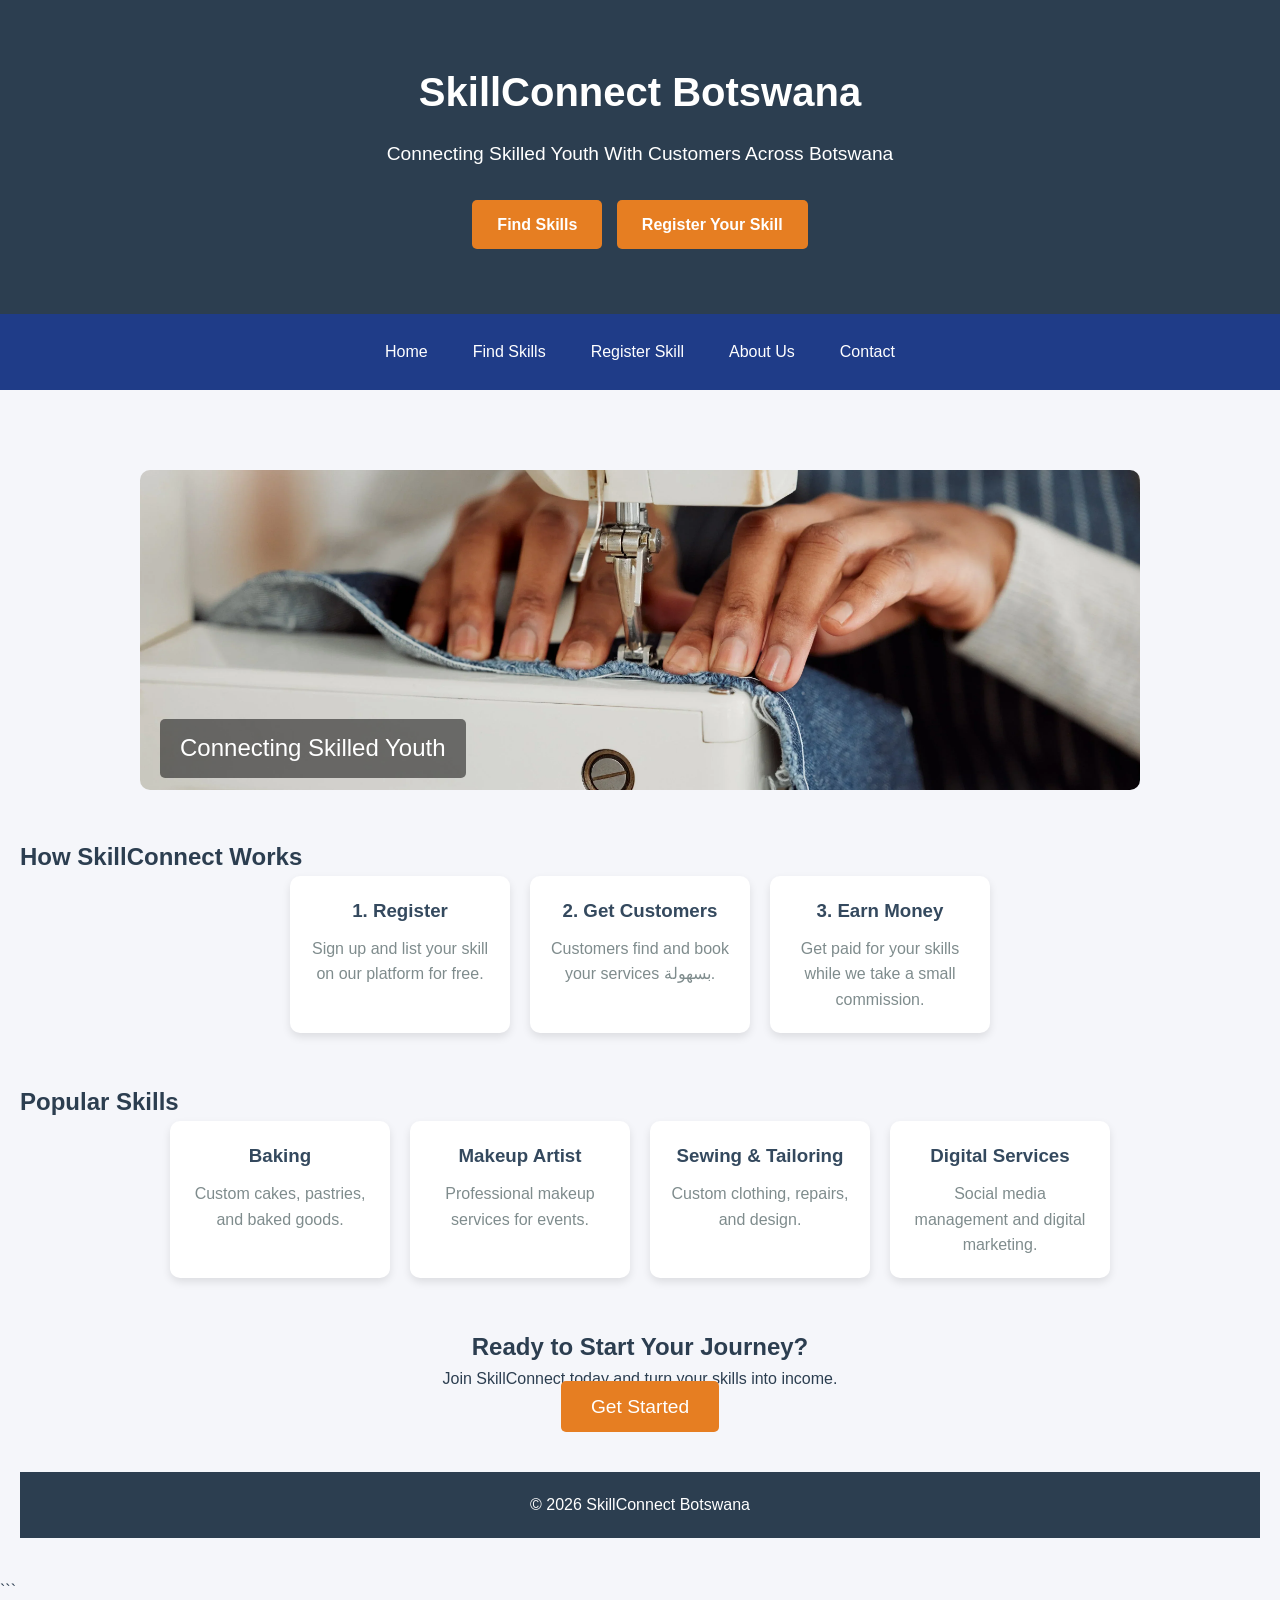
<file: index.html>
<!DOCTYPE html>
<html lang="en">
<head>
<meta charset="UTF-8">
<meta name="viewport" content="width=device-width, initial-scale=1.0">
<title>SkillConnect Botswana</title>
<link rel="stylesheet" href="styles.css">
</head>

<body>

<!-- HERO SECTION -->
<header class="hero">
    <div class="overlay">
        <h1>SkillConnect Botswana</h1>
        <p>Connecting Skilled Youth With Customers Across Botswana</p>

        <div class="hero-buttons">
            <a href="services.html" class="btn">Find Skills</a>
            <a href="register.html" class="btn">Register Your Skill</a>
        </div>
    </div>
</header>

<!-- NAVIGATION -->
<nav>
<ul>
<li><a href="index.html">Home</a></li>
<li><a href="services.html">Find Skills</a></li>
<li><a href="register.html">Register Skill</a></li>
<li><a href="about.html">About Us</a></li>
<li><a href="contact.html">Contact</a></li>
</ul>
</nav>


<main>

<!-- SLIDESHOW -->
<section class="slideshow-container">

<div class="slide fade">
<img src="images/sewing.webp">
<div class="caption">Connecting Skilled Youth</div>
</div>

<div class="slide fade">
<img src="images/sekele.avif">
<div class="caption">Promoting Entrepreneurship</div>
</div>

<div class="slide fade">
<img src="images/pexels.webp">
<div class="caption">Turn Your Skill Into Income</div>
</div>

</section>


<!-- HOW IT WORKS -->
<section class="how-it-works">
<h2>How SkillConnect Works</h2>

<div class="cards">

<div class="card">
<h3>1. Register</h3>
<p>Sign up and list your skill on our platform for free.</p>
</div>

<div class="card">
<h3>2. Get Customers</h3>
<p>Customers find and book your services بسهولة.</p>
</div>

<div class="card">
<h3>3. Earn Money</h3>
<p>Get paid for your skills while we take a small commission.</p>
</div>

</div>
</section>


<!-- FEATURED SERVICES -->
<section class="featured-services">
<h2>Popular Skills</h2>

<div class="cards">

<div class="card">
<h3>Baking</h3>
<p>Custom cakes, pastries, and baked goods.</p>
</div>

<div class="card">
<h3>Makeup Artist</h3>
<p>Professional makeup services for events.</p>
</div>

<div class="card">
<h3>Sewing & Tailoring</h3>
<p>Custom clothing, repairs, and design.</p>
</div>

<div class="card">
<h3>Digital Services</h3>
<p>Social media management and digital marketing.</p>
</div>

</div>
</section>


<!-- CALL TO ACTION -->
<section class="cta">
<h2>Ready to Start Your Journey?</h2>
<p>Join SkillConnect today and turn your skills into income.</p>
<a href="register.html" class="btn">Get Started</a>
</section>

<footer>
<p>© 2026 SkillConnect Botswana</p>
</footer>

</main>


<!-- SLIDESHOW SCRIPT -->
<script>
let slideIndex = 0;

showSlides();

function showSlides(){
let slides = document.getElementsByClassName("slide");

for(let i = 0; i < slides.length; i++){
slides[i].style.display = "none";
}

slideIndex++;

if(slideIndex > slides.length){
slideIndex = 1;
}

slides[slideIndex-1].style.display = "block";

setTimeout(showSlides, 3000);
}
</script>

</body>
</html>
```
</file>
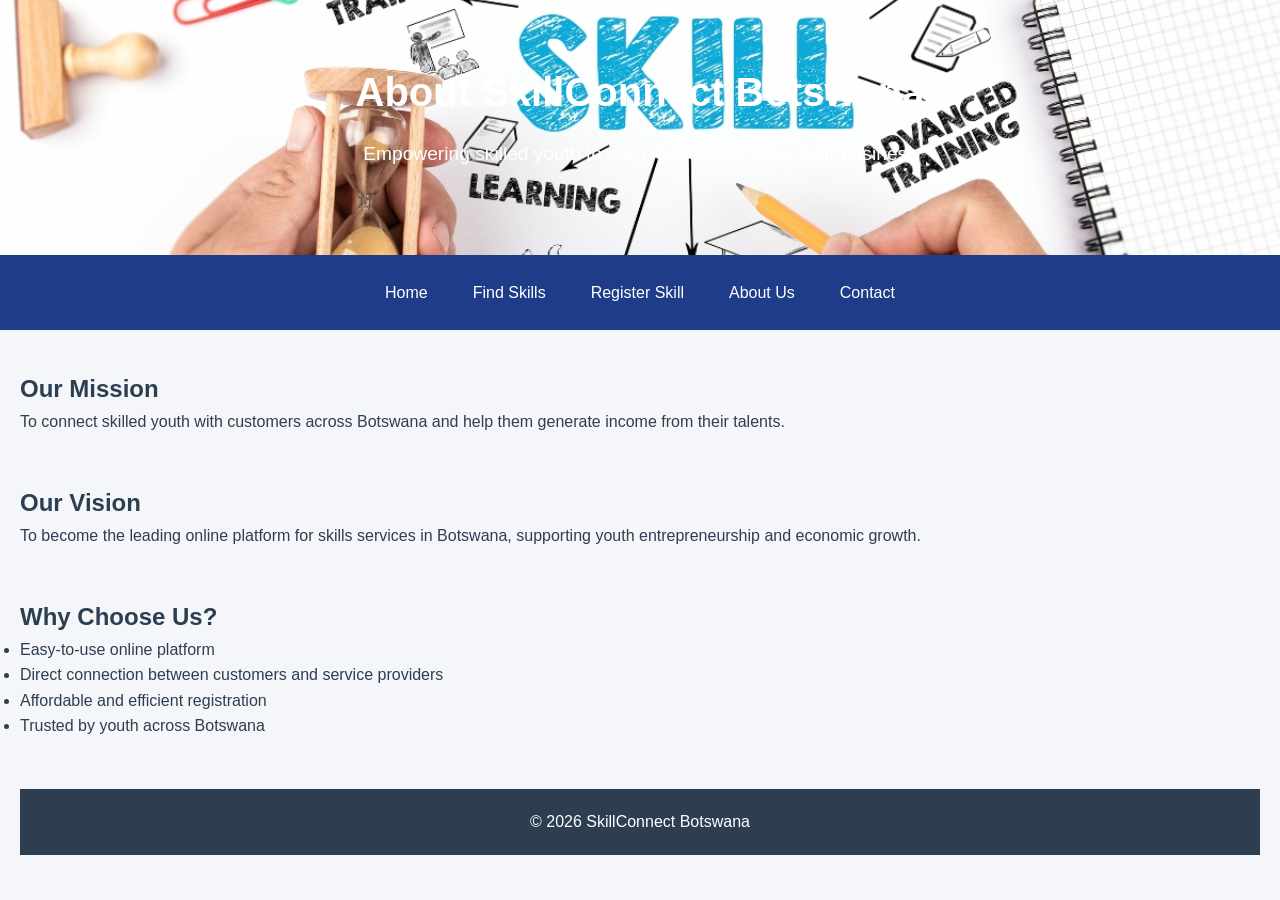
<file: about.html>
<!DOCTYPE html>
<html lang="en">
<head>
<meta charset="UTF-8">
<meta name="viewport" content="width=device-width, initial-scale=1.0">
<title>About Us | SkillConnect Botswana</title>
<link rel="stylesheet" href="styles.css">
</head>
<body>

<header style="background: url('images/quality.pic\ of\ skill.jpg') no-repeat center center/cover; color:white;">
<h1>About SkillConnect Botswana</h1>
<p>Empowering skilled youth to earn money and grow their business</p>
</header>

<nav>
<ul>
<li><a href="index.html">Home</a></li>
<li><a href="services.html">Find Skills</a></li>
<li><a href="register.html">Register Skill</a></li>
<li><a href="about.html">About Us</a></li>
<li><a href="contact.html">Contact</a></li>
</ul>
</nav>

<main>

<section>
<h2>Our Mission</h2>
<p>To connect skilled youth with customers across Botswana and help them generate income from their talents.</p>
</section>

<section>
<h2>Our Vision</h2>
<p>To become the leading online platform for skills services in Botswana, supporting youth entrepreneurship and economic growth.</p>
</section>

<section>
<h2>Why Choose Us?</h2>
<ul>
<li>Easy-to-use online platform</li>
<li>Direct connection between customers and service providers</li>
<li>Affordable and efficient registration</li>
<li>Trusted by youth across Botswana</li>
</ul>
</section>

<footer>
<p>© 2026 SkillConnect Botswana</p>
</footer>

</main>
</body>
</html>
</file>
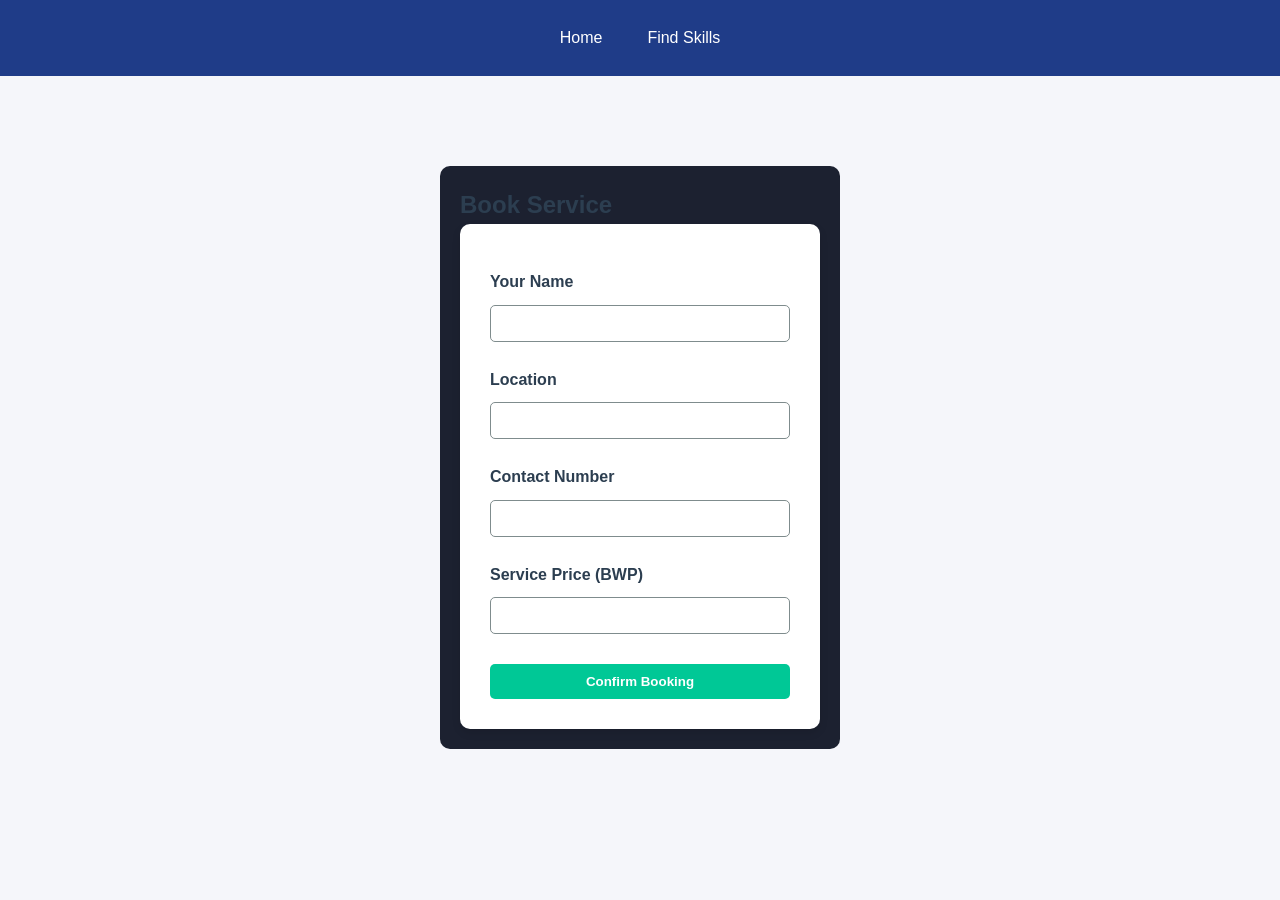
<file: booking.html>
<!DOCTYPE html>
<html lang="en">
<head>
<meta charset="UTF-8">
<meta name="viewport" content="width=device-width, initial-scale=1.0">
<title>Book Service</title>
<link rel="stylesheet" href="styles.css">
</head>

<body>

<nav>
<ul>
<li><a href="index.html">Home</a></li>
<li><a href="services.html">Find Skills</a></li>
</ul>
</nav>

<main>

<section class="booking-form">

<h2>Book Service</h2>

<p id="selectedSkill"></p>

<form onsubmit="processBooking(event)">

<label>Your Name</label>
<input type="text" required>

<label>Location</label>
<input type="text" required>

<label>Contact Number</label>
<input type="text" required>

<label>Service Price (BWP)</label>
<input type="number" id="price" required>

<p id="total"></p>

<button type="submit">Confirm Booking</button>

</form>

</section>

</main>

<script src="script.js"></script>

</body>
</html>
</file>
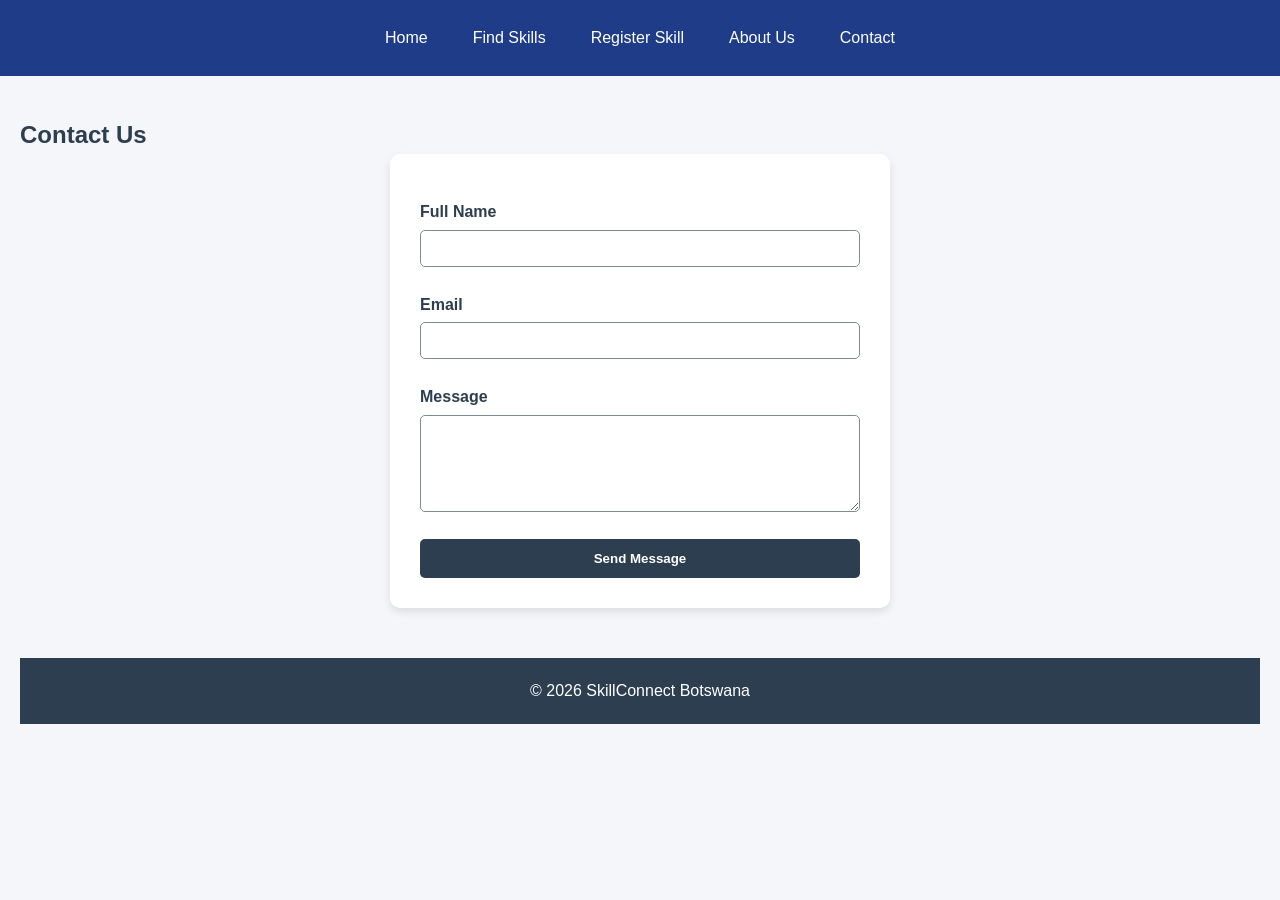
<file: contact.html>
<!DOCTYPE html>
<html lang="en">
<head>
<meta charset="UTF-8">
<meta name="viewport" content="width=device-width, initial-scale=1.0">
<title>Contact Us | SkillConnect Botswana</title>
<link rel="stylesheet" href="styles.css">
</head>
<body>

<nav>
<ul>
<li><a href="index.html">Home</a></li>
<li><a href="services.html">Find Skills</a></li>
<li><a href="register.html">Register Skill</a></li>
<li><a href="about.html">About Us</a></li>
<li><a href="contact.html">Contact</a></li>
</ul>
</nav>

<main>
<section class="contact-form">
<h2>Contact Us</h2>
<form>
<label for="name">Full Name</label>
<input type="text" id="name" name="name" required>

<label for="email">Email</label>
<input type="email" id="email" name="email" required>

<label for="message">Message</label>
<textarea id="message" name="message" rows="5" required></textarea>

<button type="submit">Send Message</button>
</form>
</section>

<footer>
<p>© 2026 SkillConnect Botswana</p>
</footer>

</main>
</body>
</html>
</file>
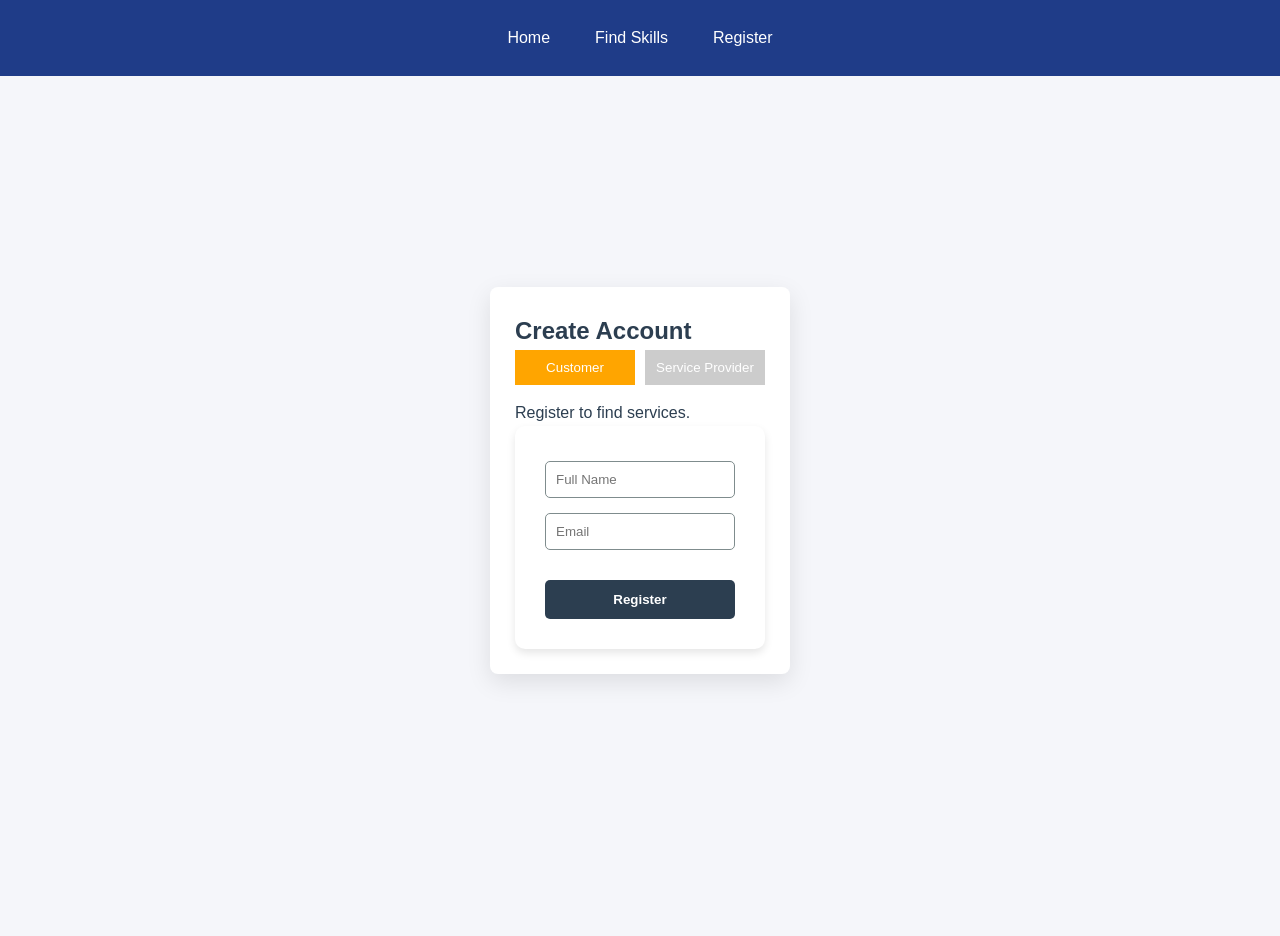
<file: register.html>
<!DOCTYPE html>
<html lang="en">
<head>
<meta charset="UTF-8">
<meta name="viewport" content="width=device-width, initial-scale=1.0">
<title>Register | SkillConnect Botswana</title>
<link rel="stylesheet" href="styles.css">
</head>

<body>

<nav>
<ul>
<li><a href="index.html">Home</a></li>
<li><a href="services.html">Find Skills</a></li>
<li><a href="register.html">Register</a></li>
</ul>
</nav>

<section class="register-container">

<div class="register-box">

<h2>Create Account</h2>

<!-- USER TYPE -->
<div class="user-type">
<button type="button" id="customerBtn" onclick="selectUser('customer')" class="active">
Customer
</button>

<button type="button" id="providerBtn" onclick="selectUser('provider')">
Service Provider
</button>
</div>

<p id="info">Register to find services.</p>

<form onsubmit="handleRegister(event)">

<input type="text" id="name" placeholder="Full Name" required>

<input type="email" id="email" placeholder="Email" required>

<!-- ONLY FOR PROVIDERS -->
<div id="providerFields" style="display:none;">

<input type="text" id="skill" placeholder="Your Skill (e.g Baking)" required>

<input type="number" id="price" placeholder="Service Price (BWP)" required>


</div>

<button type="submit">Register</button>

</form>

</div>

</section>

<script src="script.js"></script>

</body>
</html>
</file>
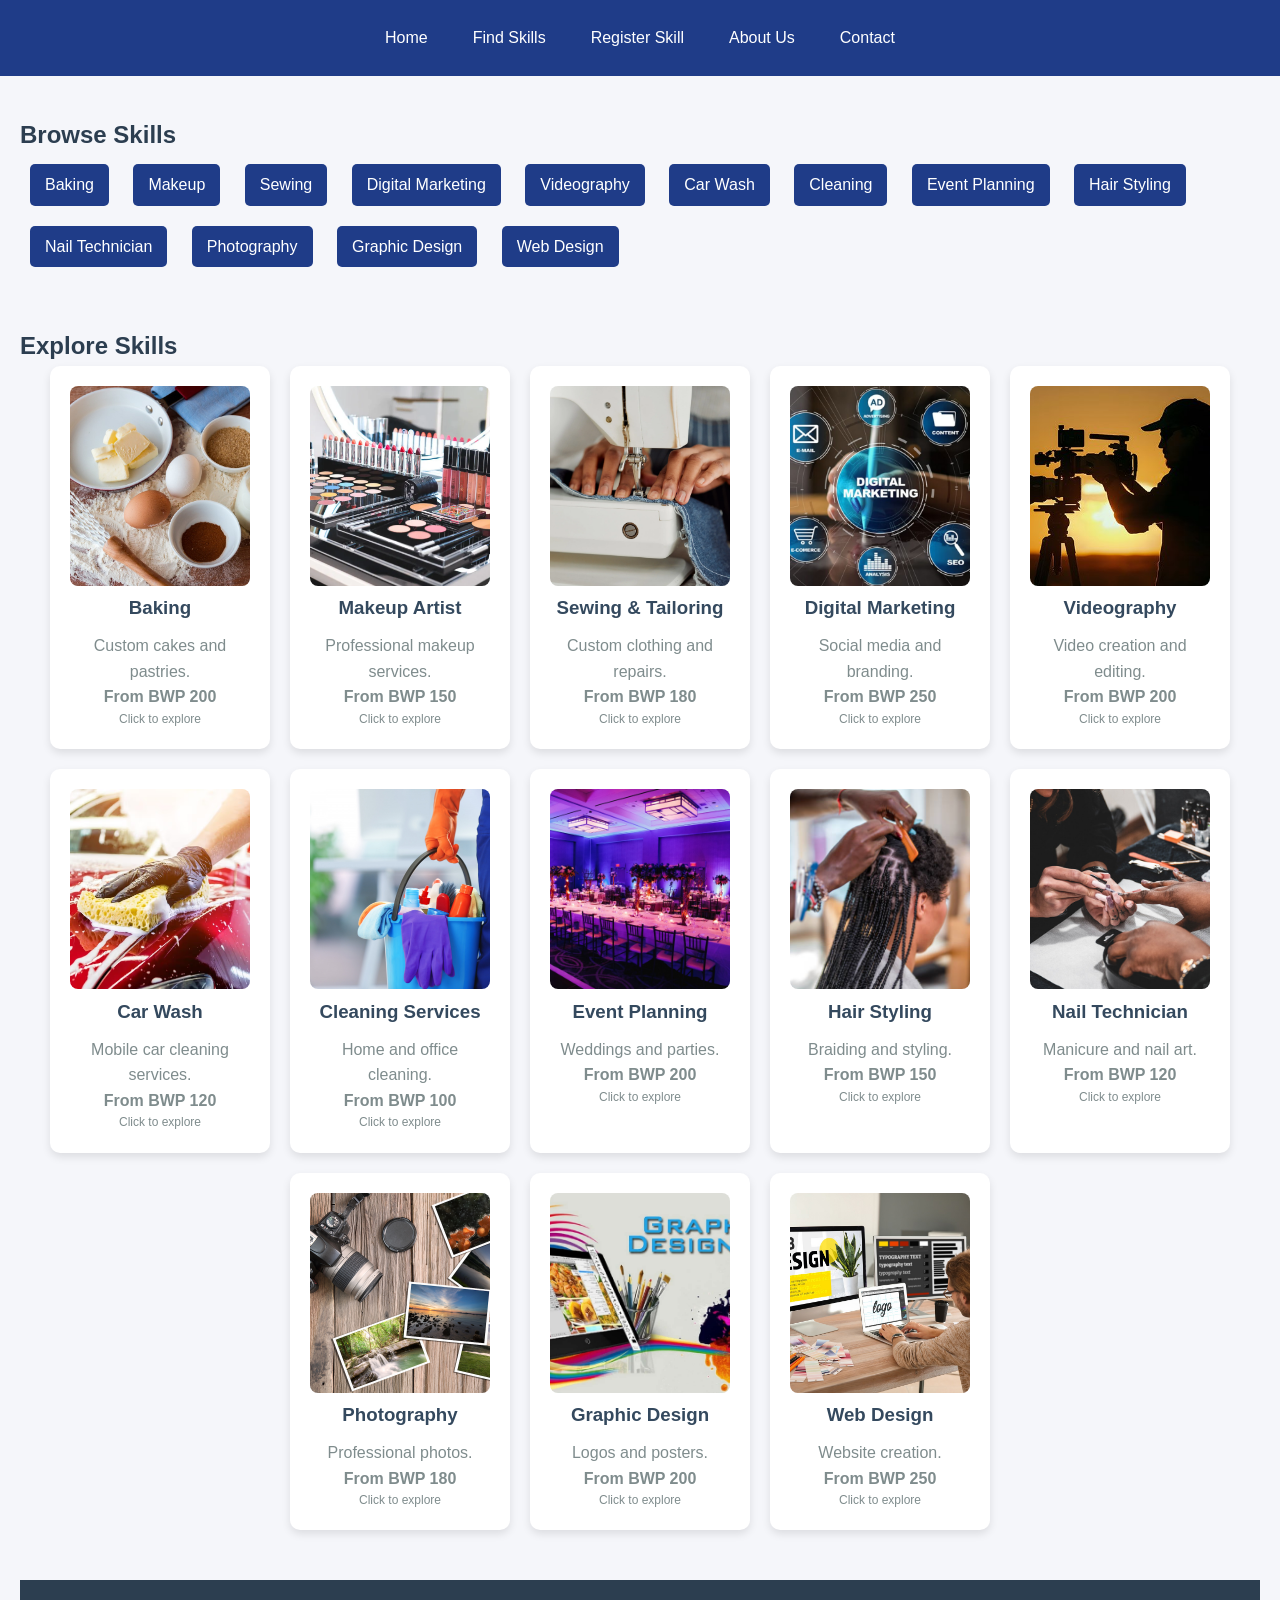
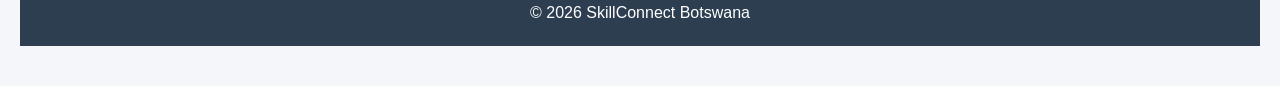
<file: services.html>
<!DOCTYPE html>
<html lang="en">
<head>
<meta charset="UTF-8">
<meta name="viewport" content="width=device-width, initial-scale=1.0">
<title>Find Skills | SkillConnect Botswana</title>
<link rel="stylesheet" href="styles.css">
</head>

<body>

<!-- Navigation -->
<nav>
<ul>
<li><a href="index.html">Home</a></li>
<li><a href="services.html">Find Skills</a></li>
<li><a href="register.html">Register Skill</a></li>
<li><a href="about.html">About Us</a></li>
<li><a href="contact.html">Contact</a></li>
</ul>
</nav>

<main>

<!-- Skills Navigation -->
<section class="skills-links">
<h2>Browse Skills</h2>
<a href="#baking">Baking</a>
<a href="#makeup">Makeup</a>
<a href="#sewing">Sewing</a>
<a href="#digital">Digital Marketing</a>
<a href="#videography">Videography</a>
<a href="#carwash">Car Wash</a>
<a href="#cleaning">Cleaning</a>
<a href="#events">Event Planning</a>
<a href="#hair">Hair Styling</a>
<a href="#nails">Nail Technician</a>
<a href="#photography">Photography</a>
<a href="#design">Graphic Design</a>
<a href="#web">Web Design</a>
</section>

<!-- Services List -->
<section class="services-list">
<h2>Explore Skills</h2>

<div class="cards">

<!-- Baking -->
<div class="card" id="baking" onclick="openModal('Baking')">
<img src="images/baking.jpg" class="card-img">
<h3>Baking</h3>
<p>Custom cakes and pastries.</p>
<p class="price">From BWP 200</p>
<p class="tap">Click to explore</p>
</div>

<!-- Makeup -->
<div class="card" id="makeup" onclick="openModal('Makeup Artist')">
<img src="images/makeup.webp" class="card-img">
<h3>Makeup Artist</h3>
<p>Professional makeup services.</p>
<p class="price">From BWP 150</p>
<p class="tap">Click to explore</p>
</div>

<!-- Sewing -->
<div class="card" id="sewing" onclick="openModal('Sewing & Tailoring')">
<img src="images/sewing.webp" class="card-img">
<h3>Sewing & Tailoring</h3>
<p>Custom clothing and repairs.</p>
<p class="price">From BWP 180</p>
<p class="tap">Click to explore</p>
</div>

<!-- Digital -->
<div class="card" id="digital" onclick="openModal('Digital Marketing')">
<img src="images/Digital-marketing.jpg" class="card-img">
<h3>Digital Marketing</h3>
<p>Social media and branding.</p>
<p class="price">From BWP 250</p>
<p class="tap">Click to explore</p>
</div>

<!-- Videography -->
<div class="card" id="videography" onclick="openModal('Videography')">
<img src="images/photography.jpg" class="card-img">
<h3>Videography</h3>
<p>Video creation and editing.</p>
<p class="price">From BWP 200</p>
<p class="tap">Click to explore</p>
</div>

<!-- Car Wash -->
<div class="card" id="carwash" onclick="openModal('Car Wash')">
<img src="images/Car-Wash.avif" class="card-img">
<h3>Car Wash</h3>
<p>Mobile car cleaning services.</p>
<p class="price">From BWP 120</p>
<p class="tap">Click to explore</p>
</div>

<!-- Cleaning -->
<div class="card" id="cleaning" onclick="openModal('Cleaning Services')">
<img src="images/cleaning service.jpeg" class="card-img">
<h3>Cleaning Services</h3>
<p>Home and office cleaning.</p>
<p class="price">From BWP 100</p>
<p class="tap">Click to explore</p>
</div>

<!-- Events -->
<div class="card" id="events" onclick="openModal('Event Planning')">
<img src="images/event planning.jpg" class="card-img">
<h3>Event Planning</h3>
<p>Weddings and parties.</p>
<p class="price">From BWP 200</p>
<p class="tap">Click to explore</p>
</div>

<!-- Hair -->
<div class="card" id="hair" onclick="openModal('Hair Styling')">
<img src="images/hairstyle.jpg" class="card-img">
<h3>Hair Styling</h3>
<p>Braiding and styling.</p>
<p class="price">From BWP 150</p>
<p class="tap">Click to explore</p>
</div>

<!-- Nails -->
<div class="card" id="nails" onclick="openModal('Nail Technician')">
<img src="images/nailtech.jpg" class="card-img">
<h3>Nail Technician</h3>
<p>Manicure and nail art.</p>
<p class="price">From BWP 120</p>
<p class="tap">Click to explore</p>
</div>

<!-- Photography -->
<div class="card" id="photography" onclick="openModal('Photography')">
<img src="images/photography.jpeg" class="card-img">
<h3>Photography</h3>
<p>Professional photos.</p>
<p class="price">From BWP 180</p>
<p class="tap">Click to explore</p>
</div>

<!-- Design -->
<div class="card" id="design" onclick="openModal('Graphic Design')">
<img src="images/graphic-design.jpg" class="card-img">
<h3>Graphic Design</h3>
<p>Logos and posters.</p>
<p class="price">From BWP 200</p>
<p class="tap">Click to explore</p>
</div>

<!-- Web -->
<div class="card" id="web" onclick="openModal('Web Design')">
<img src="images/Web-designer.jpg" class="card-img">
<h3>Web Design</h3>
<p>Website creation.</p>
<p class="price">From BWP 250</p>
<p class="tap">Click to explore</p>
</div>

</div>
</section>

<footer>
<p>© 2026 SkillConnect Botswana</p>
</footer>

</main>

<!-- MODAL -->
<div id="skillModal" class="modal">
<div class="modal-content">

<h3 id="modalSkill"></h3>
<p>What would you like to do?</p>

<button onclick="chooseOption('service')">Get Service</button>
<button onclick="chooseOption('learn')">Learn Skill</button>

<br><br>

<button onclick="closeModal()">Close</button>

</div>
</div>

<script src="script.js"></script>

</body>
</html>
</file>
<file: styles.css>
/* Reset default styles */
* {
    margin: 0;
    padding: 0;
    box-sizing: border-box;
    font-family: Arial, Helvetica, sans-serif;
}

/* Color Palette */
:root {
    --primary-color: #2C3E50;       /* Deep Blue - headers, nav */
    --secondary-color: #34495E;     /* Slate Blue - cards, accents */
    --accent-color: #E67E22;        /* Warm Orange - CTA buttons */
    --bg-color: #ECF0F1;            /* Soft Gray - page background */
    --card-bg: #FFFFFF;              /* White - cards/forms */
    --text-color: #2C3E50;           /* Dark Gray - main text */
    --text-secondary: #7F8C8D;      /* Slate Gray - secondary text */
}

/* Body */
body {
    background-color: var(--bg-color);
    line-height: 1.6;
    color: var(--text-color);
}

/* Header / Hero */
header {
    background: var(--primary-color);
    color: white;
    text-align: center;
    padding: 60px 20px;
}

header h1 {
    font-size: 2.5rem;
    margin-bottom: 15px;
}

header p {
    font-size: 1.2rem;
    margin-bottom: 25px;
}

.hero-buttons a.btn {
    display: inline-block;
    background: var(--accent-color);
    color: white;
    padding: 12px 25px;
    margin: 5px;
    text-decoration: none;
    border-radius: 5px;
    font-weight: bold;
    transition: 0.3s;
}

.hero-buttons a.btn:hover {
    background: #D35400; /* slightly darker orange */
}

/* Navigation Bar */
nav {
    background: var(--primary-color);
}

nav ul {
    display: flex;
    justify-content: center;
    list-style: none;
}

nav ul li {
    margin: 0 15px;
}

nav ul li a {
    color: white;
    text-decoration: none;
    display: block;
    padding: 15px 0;
    transition: 0.3s;
}

nav ul li a:hover {
    background: var(--accent-color);
    border-radius: 5px;
}

/* Main content */
main {
    padding: 40px 20px;
}

/* Sections */
section {
    margin-bottom: 50px;
}

/* Cards (Featured Services & Marketplace) */
.cards, .steps {
    display: flex;
    flex-wrap: wrap;
    justify-content: center;
    gap: 20px;
}

.card {
    background: var(--card-bg);
    padding: 20px;
    width: 220px;
    border-radius: 10px;
    box-shadow: 0 4px 8px rgba(0,0,0,0.1);
    text-align: center;
    transition: transform 0.3s, box-shadow 0.3s;
}

.card:hover {
    transform: translateY(-5px);
    box-shadow: 0 8px 15px rgba(0,0,0,0.2);
}

.card h3 {
    margin-bottom: 10px;
    color: var(--secondary-color);
}

.card p {
    color: var(--text-secondary);
}

/* How it works section */
.steps div {
    background: var(--card-bg);
    padding: 25px;
    border-radius: 10px;
    width: 250px;
    box-shadow: 0 4px 8px rgba(0,0,0,0.1);
    text-align: center;
}

.steps div h3 {
    margin-bottom: 10px;
    color: var(--secondary-color);
}

/* Call to action */
.cta {
    text-align: center;
    margin: 50px 0;
}

.cta a.btn {
    background: var(--accent-color);
    color: white;
    padding: 15px 30px;
    text-decoration: none;
    font-size: 1.2rem;
    border-radius: 5px;
    transition: 0.3s;
}

.cta a.btn:hover {
    background: #D35400;
}

/* Forms */
form {
    background: var(--card-bg);
    padding: 30px;
    border-radius: 10px;
    max-width: 500px;
    margin: 0 auto;
    box-shadow: 0 4px 8px rgba(0,0,0,0.1);
}

form label {
    display: block;
    margin-top: 15px;
    font-weight: bold;
    color: var(--text-color);
}

form input, form textarea {
    width: 100%;
    padding: 10px;
    margin-top: 5px;
    border-radius: 5px;
    border: 1px solid var(--text-secondary);
}

form button {
    margin-top: 20px;
    width: 100%;
    padding: 12px;
    background: var(--primary-color);
    color: white;
    border: none;
    border-radius: 5px;
    font-weight: bold;
    cursor: pointer;
    transition: 0.3s;
}

form button:hover {
    background: var(--secondary-color);
}

/* Footer */
footer {
    background: var(--primary-color);
    color: white;
    text-align: center;
    padding: 20px 0;
    margin-top: 50px;
}

/* Responsive Design */
@media (max-width: 768px) {
    .cards, .steps {
        flex-direction: column;
        align-items: center;
    }

    nav ul {
        flex-direction: column;
    }

    nav ul li {
        margin: 5px 0;
    }
}



/* SLIDESHOW */

.slideshow-container{
    max-width: 1000px;
    position: relative;
    margin: 40px auto;
}

.slide{
    display: none;
    position: relative;
}

.slide img{
    width: 100%;
    height: 400px;
    object-fit: cover;
    border-radius: 10px;
}

/* Caption text */

.caption{
    color: white;
    font-size: 24px;
    position: absolute;
    bottom: 20px;
    left: 20px;
    background: rgba(0,0,0,0.5);
    padding: 10px 20px;
    border-radius: 5px;
}

/* Fade animation */

.fade{
    animation-name: fade;
    animation-duration: 1.5s;
}

@keyframes fade{
    from {opacity: .4}
    to {opacity: 1}
}


.slide img{
height: 320px;
}



.skills-links a{
display:inline-block;
margin:10px;
padding:8px 15px;
background:#1f3c88;
color:white;
text-decoration:none;
border-radius:5px;
}

.skills-links a:hover{
background:#163172;
}


.card-img{
    width: 100%;
    height: 200px;       /* controls size */
    object-fit: cover;   /* crops image nicely */
    border-radius: 8px;
}








.register-container{
    display:flex;
    justify-content:center;
    align-items:center;
    min-height:90vh;
    background:#f5f6fa;
}

.register-box{
    background:white;
    padding:30px;
    width:350px;
    border-radius:12px;
    box-shadow:0 8px 25px rgba(0,0,0,0.1);
}

.subtitle{
    font-size:14px;
    color:gray;
    margin-bottom:15px;
}

.account-type{
    display:flex;
    gap:10px;
    margin-bottom:15px;
}

.type-card{
    flex:1;
    padding:12px;
    border:2px solid #ddd;
    border-radius:8px;
    text-align:center;
    cursor:pointer;
    transition:0.3s;
}

.type-card:hover{
    border-color:#1f3c88;
}

.type-card.active{
    border-color:#1f3c88;
    background:#eef2ff;
}

input{
    width:100%;
    padding:10px;
    margin:10px 0;
    border:1px solid #ccc;
    border-radius:6px;
}

.info-text{
    font-size:13px;
    margin-bottom:10px;
}

.terms{
    font-size:12px;
    margin:10px 0;
}

.register-btn{
    width:100%;
    padding:12px;
    background:#1f3c88;
    color:white;
    border:none;
    border-radius:6px;
    cursor:pointer;
}

.register-btn:hover{
    background:#162d66;
}

.login-link{
    text-align:center;
    margin-top:10px;
    font-size:13px;
}






body{
    font-family: Arial;
    margin:0;
    background:#f5f6fa;
}

nav{
    background:#1f3c88;
    padding:10px;
}

nav ul{
    display:flex;
    list-style:none;
    gap:15px;
}

nav a{
    color:white;
    text-decoration:none;
}

.register-container{
    display:flex;
    justify-content:center;
    align-items:center;
    height:80vh;
}

.register-box{
    background:white;
    padding:25px;
    width:300px;
    border-radius:8px;
}

input{
    width:100%;
    padding:10px;
    margin:10px 0;
}

button{
    width:100%;
    padding:10px;
    background:#1f3c88;
    color:white;
    border:none;
}



.user-type {
    display: flex;
    gap: 10px;
    margin-bottom: 15px;
}

.user-type button {
    flex: 1;
    padding: 10px;
    border: none;
    cursor: pointer;
    background: #ccc;
}

.user-type .active {
    background: orange;
    color: white;
}

.fee-box {
    background: #1c2130;
    padding: 10px;
    margin-top: 10px;
    border-radius: 6px;
}

.small-text {
    font-size: 12px;
    color: gray;
}





.price{
    color:#00c896;
    font-weight:bold;
}

.tap{
    font-size:12px;
    color:gray;
}

/* MODAL */
.modal{
    display:none;
    position:fixed;
    top:0;
    left:0;
    width:100%;
    height:100%;
    background:rgba(0,0,0,0.7);
    justify-content:center;
    align-items:center;
}

.modal-content{
    background:white;
    padding:20px;
    border-radius:10px;
    text-align:center;
}







.booking-form{
    max-width:400px;
    margin:50px auto;
    background:#1c2130;
    padding:20px;
    border-radius:10px;
}

.booking-form input{
    width:100%;
    padding:10px;
    margin:10px 0;
}

.booking-form button{
    padding:10px;
    width:100%;
    background:#00c896;
    border:none;
    color:white;
    font-weight:bold;
}
</file>
